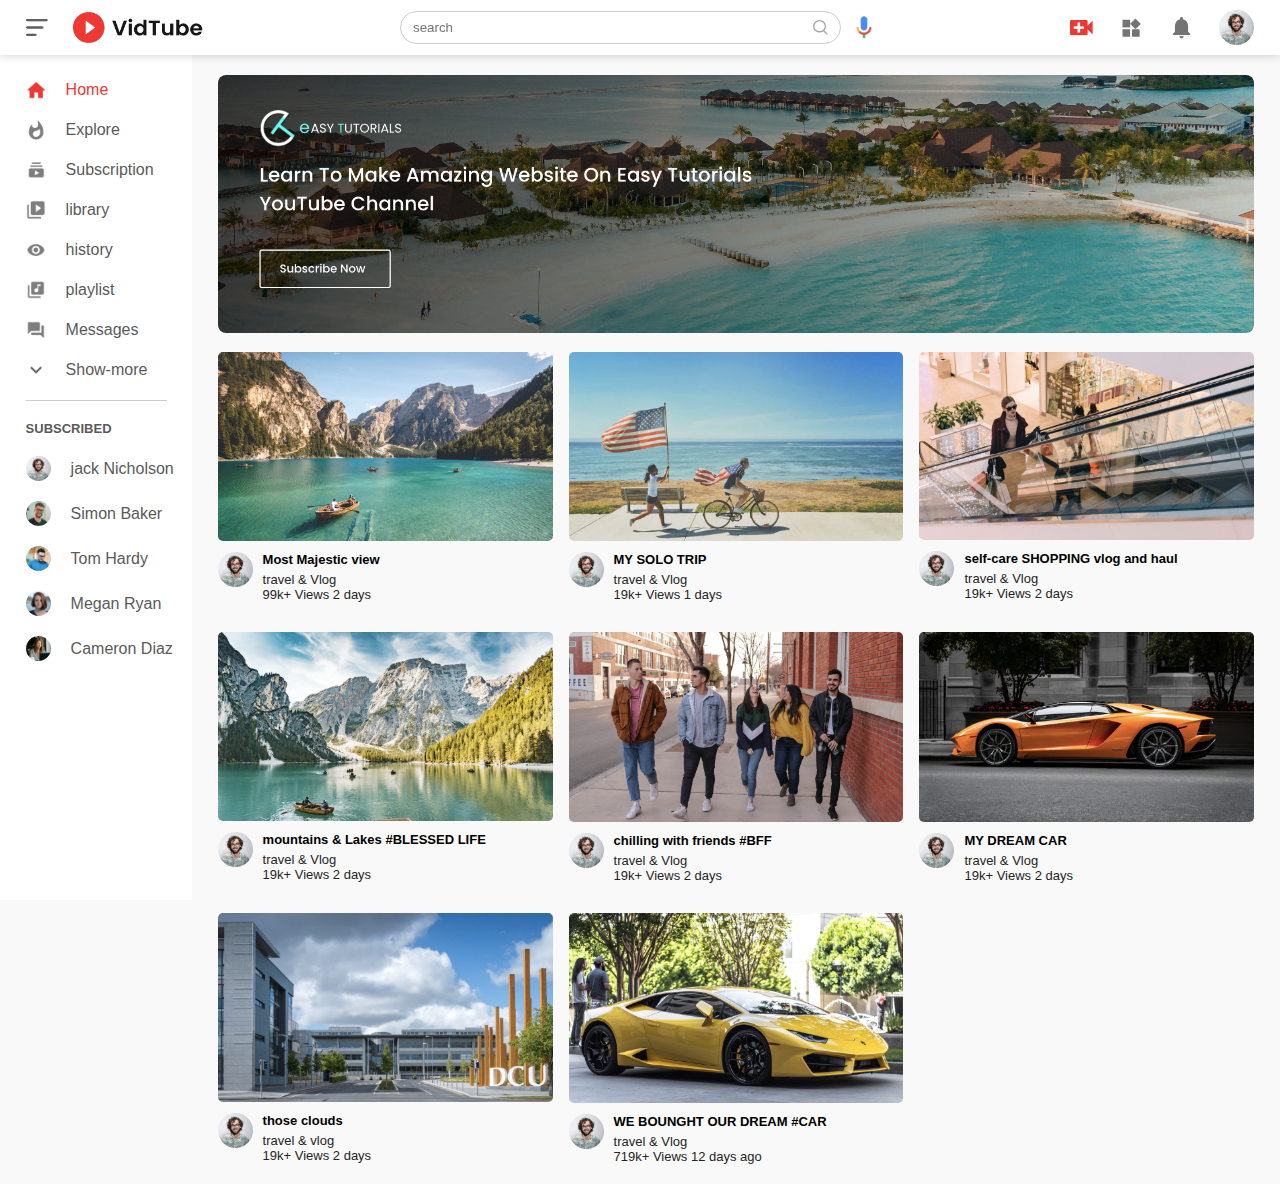
<file: index.html>
<!DOCTYPE html>
<html lang="en">
<head>
  <meta charset="UTF-8">
  <meta name="viewport" content="width=device-width, initial-scale=1.0">
  <title>youtube</title>
  <link rel="shortcut icon" href="download.png" type="image/x-icon">
  <link rel="stylesheet" href="style.css">
</head>
<body>
  <nav class="flex-div">
    <div class="nav-left flex-div">
      <img src="images/menu.png" class="menu">
      <img src="images/logo.png" class="logo">
    </div>
    <div class="nav-middle flex-div">
<div class="search-box flex-div">
<input type="text" placeholder="search">
<img src="images/search.png">
</div>
<img src="images/voice-search.png" class="mic-icon"> 
    </div>
    <div class="nav-right flex-div">
      <img src="images/upload.png">
      <img src="images/more.png">
      <img src="images/notification.png">
      <img src="images/Jack.png" class="user">

    </div>

  </nav>
  <!-------------------------sidebars--------->
  <div class="sidebar">
    <div class="shortcut-links">
      <a href=""><img src="images/home.png"><p>Home</p></a>
      <a href=""><img src="images/explore.png"><p>Explore</p></a>
      <a href=""><img src="images/subscriprion.png"><p>Subscription</p></a>
      <a href=""><img src="images/library.png"><p>library</p></a>
      <a href=""><img src="images/history.png"><p>history</p></a>
      <a href=""><img src="images/playlist.png"><p>playlist</p></a>
      <a href=""><img src="images/messages.png"><p>Messages</p></a>
      <a href=""><img src="images/show-more.png"><p>Show-more</p></a>
      <hr>
    </div>
    <div class="subscribed-list">
      <h3>SUBSCRIBED</h3>
      <a href=""><img src="images/Jack.png"><p>jack Nicholson</p></a>
      <a href=""><img src="images/simon.png"><p>Simon Baker</p></a>
      <a href=""><img src="images/tom.png"><p>Tom Hardy</p></a>
      <a href=""><img src="images/megan.png"><p> Megan Ryan</p></a>
      <a href=""><img src="images/cameron.png"><p>Cameron Diaz</p></a>


    </div>
  </div>
  <!-------------------------------main------------->
  <div class="container">

    <div class="banner">
      <a href="new.html">
      <img src="images/banner.png" alt=""></a>
    </div>
<div class="list-container">
  <div class="vid-list">
    <a href="new.html">
    <img src="images/thumbnail1.png" class="thumbnail"></a>

    <div class="flex-div">
      <img src="images/Jack.png">
      <div class="vid-info">
        <a href="new.html">Most Majestic view</a>
        <p>travel & Vlog</p>
        <p> 99k+ Views 2 days </p>
      </div>
    </div>
  </div>

  <div class="vid-list">
    <a href="">
    <img src="images/thumbnail2.png" class="thumbnail"></a>

    <div class="flex-div">
      <img src="images/Jack.png">
      <div class="vid-info">
        <a href="">MY SOLO TRIP</a>
        <p>travel & Vlog</p>
        <p> 19k+ Views 1 days </p>
      </div>
    </div>
  </div>
  <div class="vid-list">
    <a href="">
    <img src="images/thumbnail3.png" class="thumbnail"></a>

    <div class="flex-div">
      <img src="images/Jack.png">
      <div class="vid-info">
        <a href="">self-care SHOPPING vlog and haul</a>
        <p>travel & Vlog</p>
        <p> 19k+ Views 2 days </p>
      </div>
    </div>
  </div>
  <div class="vid-list">
    <a href="">
    <img src="images/thumbnail4.png" class="thumbnail"></a>

    <div class="flex-div">
      <img src="images/Jack.png">
      <div class="vid-info">
        <a href="">mountains & Lakes #BLESSED LIFE</a>
        <p>travel & Vlog</p>
        <p> 19k+ Views 2 days </p>
      </div>
    </div>
  </div>
  <div class="vid-list">
    <a href="">
    <img src="images/thumbnail5.png" class="thumbnail"></a>

    <div class="flex-div">
      <img src="images/Jack.png">
      <div class="vid-info">
        <a href="">chilling with friends #BFF</a>
        <p>travel & Vlog</p>
        <p> 19k+ Views 2 days </p>
      </div>
    </div>
  </div>
  <div class="vid-list">
    <a href="">
    <img src="images/thumbnail6.png" class="thumbnail"></a>

    <div class="flex-div">
      <img src="images/Jack.png">
      <div class="vid-info">
        <a href="">MY DREAM CAR</a>
        <p>travel & Vlog</p>
        <p> 19k+ Views 2 days </p>
      </div>
    </div>
  </div>
  <div class="vid-list">
    <a href="">
    <img src="images/thumbnail7.png" class="thumbnail"></a>

    <div class="flex-div">
      <img src="images/Jack.png">
      <div class="vid-info">
        <a href="">those clouds</a>
        <p>travel & vlog</p>
        <p> 19k+ Views 2 days </p>
      </div>
    </div>
  </div>


  <div class="vid-list">
    <a href="">
    <img src="images/thumbnail8.png" class="thumbnail"></a>

    <div class="flex-div">
      <img src="images/Jack.png">
      <div class="vid-info">
        <a href="">WE BOUNGHT OUR DREAM #CAR</a>
        <p>travel & Vlog</p>
        <p> 719k+ Views 12 days ago </p>
      </div>
    </div>
  </div>


















</div>

  </div>
  <script src="script.js"></script>
</body>
</html>
</file>
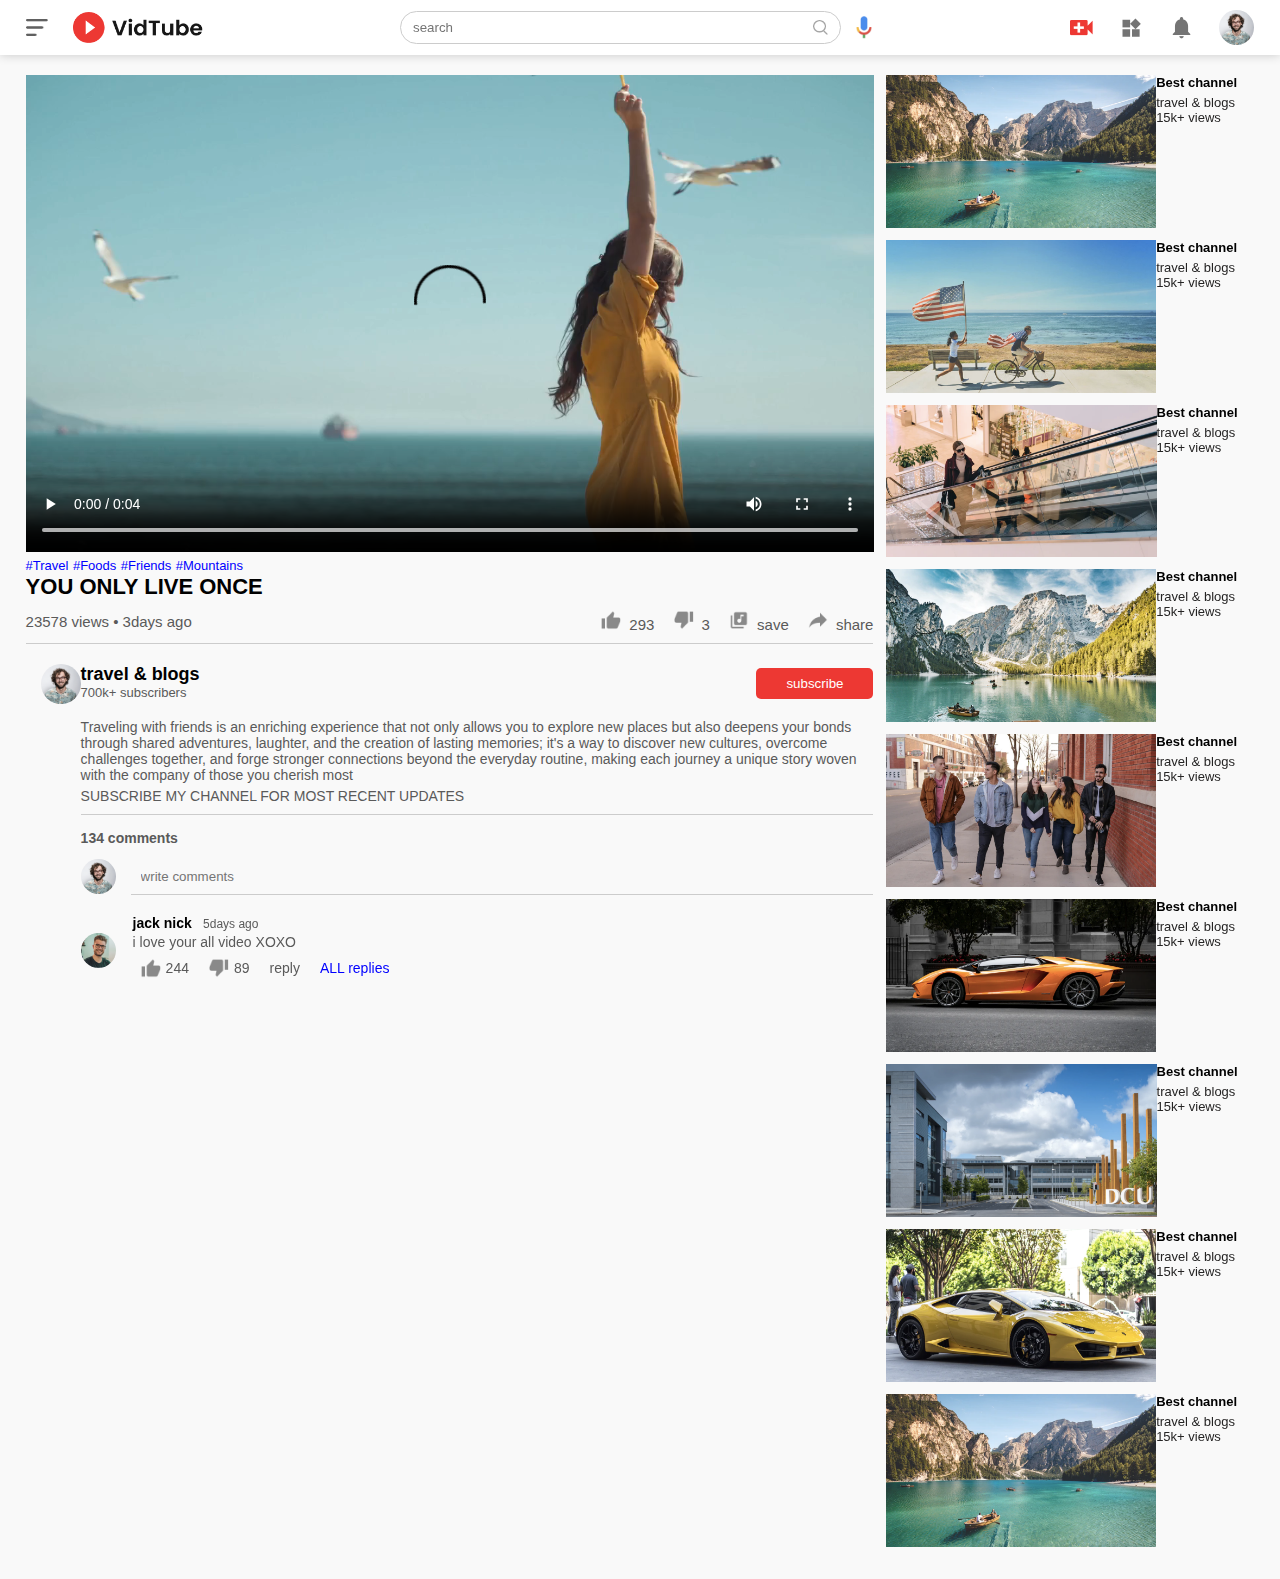
<file: new.html>
<!DOCTYPE html>
<html lang="en">
<head>
  <meta charset="UTF-8">
  <meta name="viewport" content="width=device-width, initial-scale=1.0">
  <title>play Video</title>
  <link rel="shortcut icon" href="download.png" type="image/x-icon">
  <link rel="stylesheet" href="style.css">
</head>
<body>
  <nav class="flex-div">
    <div class="nav-left flex-div">
      <img src="images/menu.png" class="menu">
      <img src="images/logo.png" class="logo">
    </div>
    <div class="nav-middle flex-div">
<div class="search-box flex-div">
<input type="text" placeholder="search">
<img src="images/search.png">
</div>
<img src="images/voice-search.png" class="mic-icon"> 
    </div>
    <div class="nav-right flex-div">
      <img src="images/upload.png">
      <img src="images/more.png">
      <img src="images/notification.png">
      <img src="images/Jack.png" class="user">

    </div>

  </nav>
<!----------------------------------------------------------new page------------------------------------------------------>
<div class="container play-container">
  <div class="row">
    <div class="play-video"> 
<video controls autoplay> <source src="images/video.mp4" type="video/mp4"></video>
<div class="tags">
  <a href="">#Travel</a>
  <a href="">#Foods</a>
  <a href="">#Friends</a>
  <a href="">#Mountains</a>
</div>
<h3>YOU ONLY LIVE ONCE</h3>
<div class="play-video-info">
  <p> 23578 views &bull; 3days ago</p>
  <div>
    <a href=""><img src="images/like.png" alt="">293</a>
    <a href=""><img src="images/dislike.png" alt="">3</a>
    <a href=""><img src="images/save.png" alt="">save</a>
    <a href=""><img src="images/share.png" alt="">share</a>

  </div>
</div>
<hr>
<div class="publisher">
  <img src="images/Jack.png" alt="">
  <div>
    <p>travel & blogs</p>
    <span>700k+ subscribers</span>
  </div>
  <button type="button">subscribe</button>
</div>

<div class="vid-dis">
  <p>Traveling with friends is an enriching experience that not only allows you to explore new places but also deepens your bonds through shared adventures, laughter, and the creation of lasting memories; it's a way to discover new cultures, overcome challenges together, and forge stronger connections beyond the everyday routine, making each journey a unique story woven with the company of those you cherish most</p>
  <p> SUBSCRIBE MY CHANNEL FOR MOST RECENT UPDATES</p>
  <hr>
  <h4>134 comments</h4>
  <div class="add-comment">
    <img src="images/Jack.png" alt="">
    <input type ="text" placeholder="write comments">
  </div>


  <div class="old-comment">
    <img src="images/simon.png">
    <div>
      <h3>jack nick<span> 5days ago</span></h3>
      <p>i love your all video XOXO</p>
      <div class="comment-action">
        <img src="images/like.png" alt="">
        <span>244</span>
        <img src="images/dislike.png" alt="">
        <span>89</span>
        <span> reply</span>
        <a href=""> ALL replies</a>
      </div>
    </div>
  </div>
</div>


























    </div>
    <div class="right-sidebar">
<div class="side-video-list">
<a href="">
<img src="images/thumbnail1.png"></a>
<div class="vid-info">
  <a href="" class="small-thumbnail">Best channel</a>
  <p>travel & blogs</p>
  <p>15k+ views</p>
</div>
</div>
<div class="side-video-list">
  <a href="">
  <img src="images/thumbnail2.png"></a>
  <div class="vid-info">
    <a href="" class="small-thumbnail">Best channel</a>
    <p>travel & blogs</p>
    <p>15k+ views</p>
  </div>
  </div>
  <div class="side-video-list">
    <a href="">
    <img src="images/thumbnail3.png"></a>
    <div class="vid-info">
      <a href="" class="small-thumbnail">Best channel</a>
      <p>travel & blogs</p>
      <p>15k+ views</p>
    </div>
    </div>
    <div class="side-video-list">
      <a href="">
      <img src="images/thumbnail4.png"></a>
      <div class="vid-info">
        <a href="" class="small-thumbnail">Best channel</a>
        <p>travel & blogs</p>
        <p>15k+ views</p>
      </div>
      </div>

      <div class="side-video-list">
        <a href="">
        <img src="images/thumbnail5.png"></a>
        <div class="vid-info">
          <a href="" class="small-thumbnail">Best channel</a>
          <p>travel & blogs</p>
          <p>15k+ views</p>
        </div>
        </div>

        <div class="side-video-list">
          <a href="">
          <img src="images/thumbnail6.png"></a>
          <div class="vid-info">
            <a href="" class="small-thumbnail">Best channel</a>
            <p>travel & blogs</p>
            <p>15k+ views</p>
          </div>
          </div>
          <div class="side-video-list">
            <a href="">
            <img src="images/thumbnail7.png"></a>
            <div class="vid-info">
              <a href="" class="small-thumbnail">Best channel</a>
              <p>travel & blogs</p>
              <p>15k+ views</p>
            </div>
            </div>
            <div class="side-video-list">
              <a href="">
              <img src="images/thumbnail8.png"></a>
              <div class="vid-info">
                <a href="" class="small-thumbnail">Best channel</a>
                <p>travel & blogs</p>
                <p>15k+ views</p>
              </div>
              </div>
              <div class="side-video-list">
                <a href="">
                <img src="images/thumbnail1.png"></a>
                <div class="vid-info">
                  <a href="" class="small-thumbnail">Best channel</a>
                  <p>travel & blogs</p>
                  <p>15k+ views</p>
                </div>
                </div>

    </div>
  </div>
</div>







  
</body>
</html>
</file>
<file: style.css>
*{
  margin: 0;
  padding: 0;
  box-sizing: border-box;
  font-family: sans-serif;
}
a{
  text-decoration: none;
  color: #5a5a5a;
}
img{
  cursor: pointer;
}
.flex-div{
display: flex;
align-items: center;
}
nav{
  padding: 10px 2%;
  justify-content: space-between;
  box-shadow: 0 0 10px rgb(0, 0, 0,0.2);
  background: #fff;
  position:sticky;
  top: 0;
  z-index: 10;
}
.nav-right img{
  width: 25px;
  margin-right: 25px;
}
.nav-right .user{
width: 35px;
border-radius: 50%;
margin-right: 0;
}
.nav-left .menu{
  width: 22px;
  margin-right: 25px;
}
.nav-left .logo{
  width: 130px;
}
.nav-middle .mic-icon{
  width: 16px;
}
.nav-middle .search-box{
  border: 1px solid #ccc;
  margin-right: 15px;
  padding: 8px 12px;
  border-radius: 25px;
}
.nav-middle .search-box input{
  width: 400px;
  border: 0;
  background: transparent;
  outline: 0;
}
.nav-middle .search-box img{
  width: 15px;

}
.sidebar{
  background: white;
  width: 15%;
  height: 100vh;
  position: fixed;
  top: 0;
  padding-left: 2%;
  padding-top: 80px;
}
.shortcut-links a img{
  width: 20px;
  margin-right: 20px;
}
.shortcut-links a{
  display: flex;
  align-items: center;
  margin-bottom: 20px;
  width: fit-content;
  flex-wrap: wrap;
}
.shortcut-links a:first-child{
  color: #ed3833;
}
.sidebar hr{
  border: 0;
  height: 1px;
  background: #ccc;
  width: 85%;
}
.subscribed-list h3{
  font-size: 13px;
  margin: 20px 0;
  color: #5a5a5a;
}
.subscribed-list a{
  display: flex;
  align-items: center;
  margin-bottom: 20px;
  width: fit-content;
  flex-wrap: wrap;
}
.subscribed-list a img{
  border-radius: 50%;
  width: 25px;
  margin-right: 20px;
}
.small-sidebar{
  width: 5%;
}
.small-sidebar a p{
  display: none;
}
.small-sidebar h3{
  display: none;
}
.small-sidebar hr{
  width: 50%;
  margin-bottom: 25px;
}
.container{
  background: #f9f9f9;
  padding-left: 17%;
  padding-right: 2%;
  padding-top: 20px;
  padding-bottom: 20px;
}

.large-container{
  padding: 7%;
}
.banner{
  width: 100%;
}
.banner img{
  width: 100%;
  border-radius: 8px;
}
.list-container{
  display: grid;
  grid-template-columns: repeat(auto-fit, minmax(250px, 1fr));
  grid-column-gap: 16px;
  grid-row-gap:30px;
  margin-top: 15px;
}
.vid-list .thumbnail{
width: 100%;
border-radius: 5px;
}
.vid-list .flex-div{
  align-items: flex-start;
  margin-top: 7px;
}
.vid-list .flex-div img{
  width: 35px;
  margin-right: 10px;
  border-radius: 50%;
}
.vid-info{
  color: #252424;
  font-size: 13px;

}
.vid-info a{
  color: #000;
  font-weight: 600;
  display: block;
  margin-bottom: 5px;
}
@media(max-width:900px){
  .menu{
    display: none;
  
  }
  .sidebar{
    display: none;
  }
  .container , .large-container{
    padding-left: 5%;
    padding-right: 5%;

  }
  .nav-right img{
    display: none;
  }
  .nav-right .user{
    display: block;
    width: 30px;
  }
  .nav-middle .search-box input{
    width: 100px;
  }
  .nav-middle .mic-icon{
    display: none;
  }
   .nav-left .logo{
    width: 90px;
  }
}
/*------------------------new page----------------*/
.play-container{
  padding-left: 2%;
}
.row{
  display: flex;
  justify-content: space-between;
  flex-wrap: wrap;

}
.play-video{
  flex-basis: 69%;
}
.right-sidebar{
  flex-basis: 30%;
}
.play-video video{
  width: 100%;
}
.side-video-list{
  display:flex;
  justify-content: space-between;
  margin-bottom: 8px;
}
.side-video-list img{
  width: 100%;

}
.side-video-list .small-thumbnail{
  flex-basis: 49%;
}
.side-video-list .vid-info{
  flex-basis: 49%;
}
.play-video .tags a{
  color: #0000ff;
  font-size: 13px;
}
.play-video h3{
  font-weight: 600;
  font-size: 22px;
}
.play-video .play-video-info{
  display: flex;
  align-items: center;
  justify-content: space-between;
  flex-wrap: wrap;
  margin-top: 10px;
  font-size: 15px;
  color:#5a5a5a;
}
.play-video .play-video-info a img{
  width: 20px;
  margin-right: 8px;
}

.play-video .play-video-info a img{
display: inline-flex;
align-items: center;
margin-left: 15px;

}
.play-video hr{
  border: 0;
  height: 1px;
  background: #ccc;
  margin: 10px 0 ;
}
.publisher{
  display: flex;
  align-items: center;
  margin-top: 20px;
}
.publisher div{
  flex: 1;
  line-height: 18px;
}
.publisher img {
  width: 40px;
  border-radius: 50%;
  margin-left: 15px;
}
.publisher div p{
  color: #000;
  font-weight: 600;
  font-size: 18px;
}
.publisher div  span{
  font-size: 13px;
  color: #5a5a5a;
}
.publisher button{
  background: #ed3833;
  color: #fff;
  padding: 8px 30px;
  border: 0;
  outline: 0;
  border-radius: 5px;
  cursor: pointer;
}
.vid-dis{
  padding-left: 55px;
  margin: 15px 0;
}
.vid-dis p{
  font-size: 14px;
  margin-bottom: 5px;
  color: #5a5a5a;
}
.vid-dis h4{
  font-size: 14px;
  color: #5a5a5a;
  margin-top: 15px;
}
.add-comment{
  display: flex;
  align-items: center;
  margin: 13px 0;
}
.add-comment img{
  width: 35px;
  margin-right: 15px;
  border-radius: 50%;
}
.add-comment input{
  border: 0;
  outline: 0;
  border-bottom: 1px solid #ccc;
  width: 100%;
  padding: 10px;
  background: transparent;
}
.old-comment{
  display: flex;
  align-items: center;
  margin: 20px 0;
}
.old-comment img{
  width: 35px;
  border-radius: 50%;
  margin-right: 17px;
}
.old-comment h3{
  font-size: 14px;
  margin-bottom: 3px;
}
.old-comment h3 span{
  font-size: 12px;
  color: #5a5a5a;
  font-weight: 500;
  margin-left: 8px;
}
.old-comment .comment-action{
  display: flex;
  align-items: center;
  margin: 8px;
  font-size: 14px;
}
.old-comment .comment-action img{
  border-radius: 0;
  width: 20px;
  margin-right: 5px;
}
.old-comment .comment-action span{
  margin-right: 20px;
  color: #5a5a5a;
}
.old-comment .comment-action a{
  color: #0000ff;
}
@media(max-width:900){
  .play-video{
    flex-basis: 100%;
  }
  .right-sidebar{
    flex-basis: 100%;
  }
  .play-container{
    padding-left: 5%;
  }
  .vid-dis{
    padding-left: 0;
  }
  .play-video .play-video-info a{
    margin-left: 0;
    margin-right: 15px;
    margin-top: 15px;
  }
}
</file>
